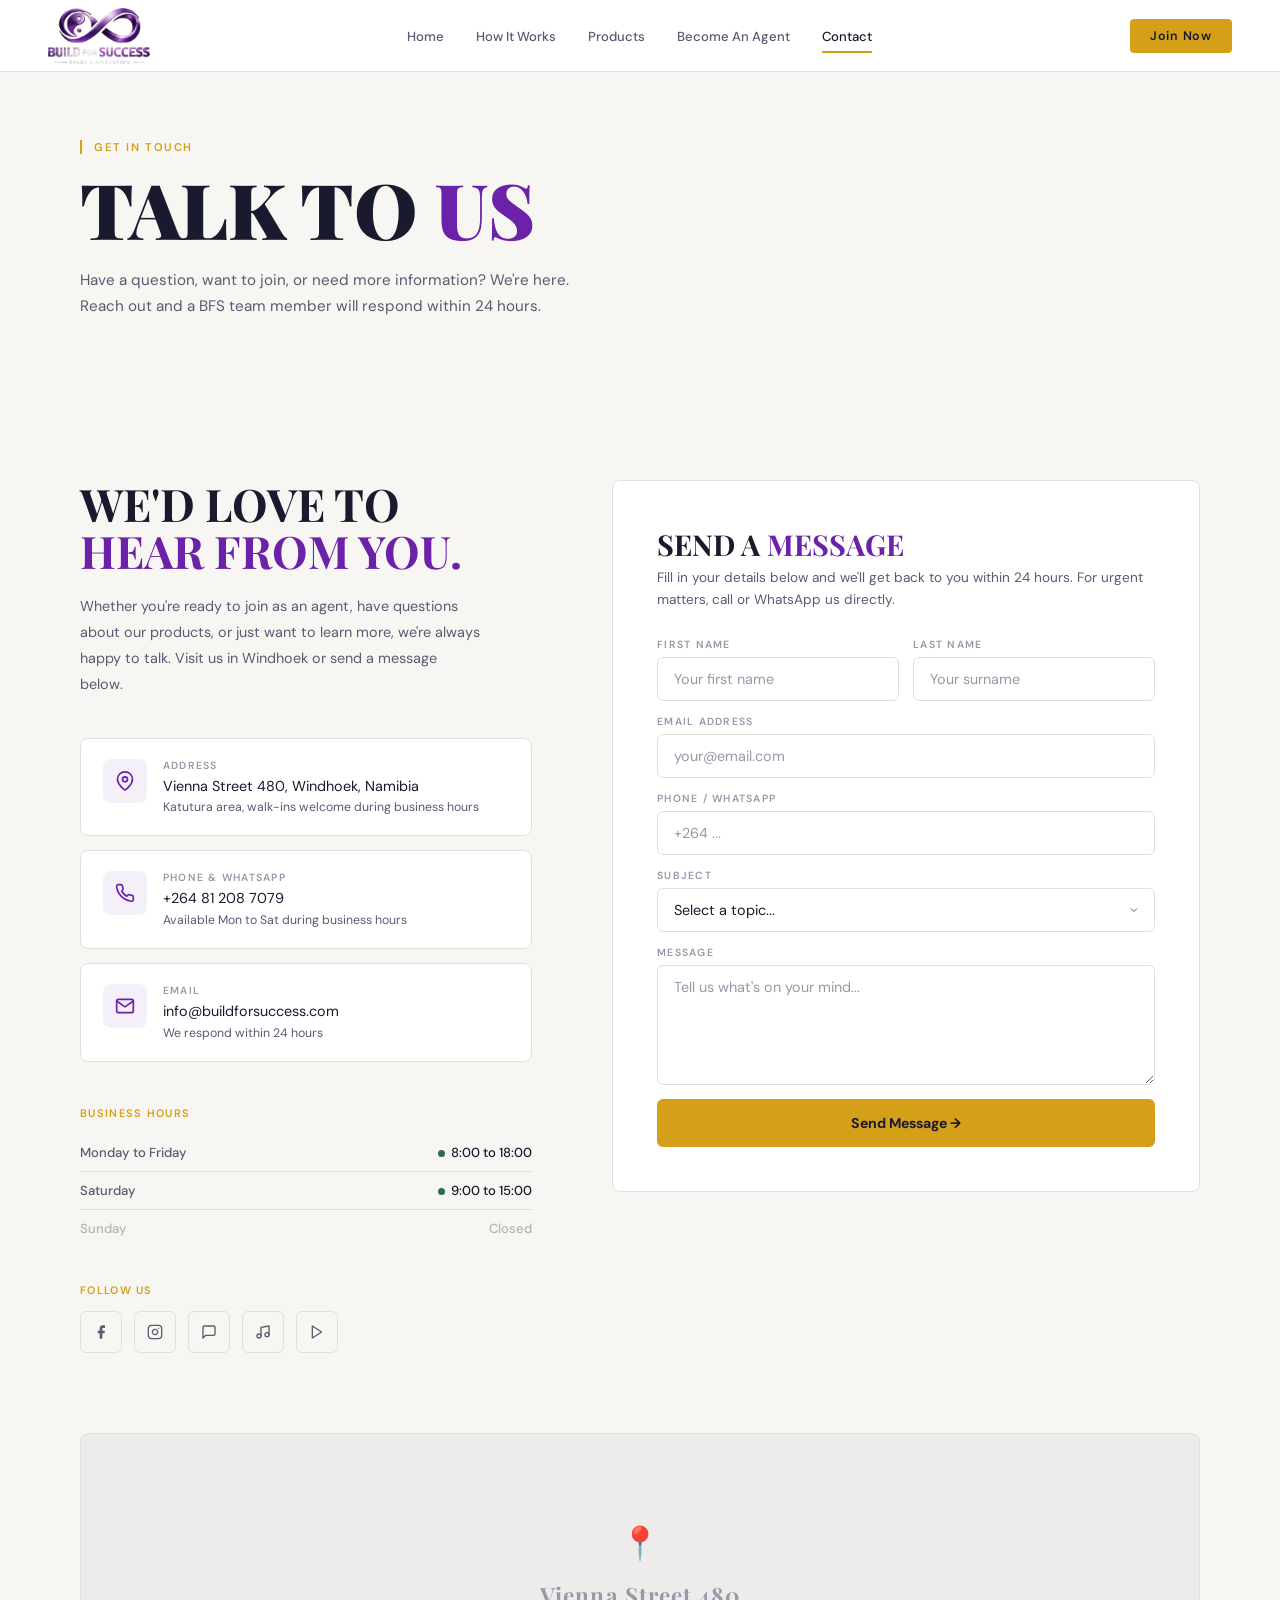
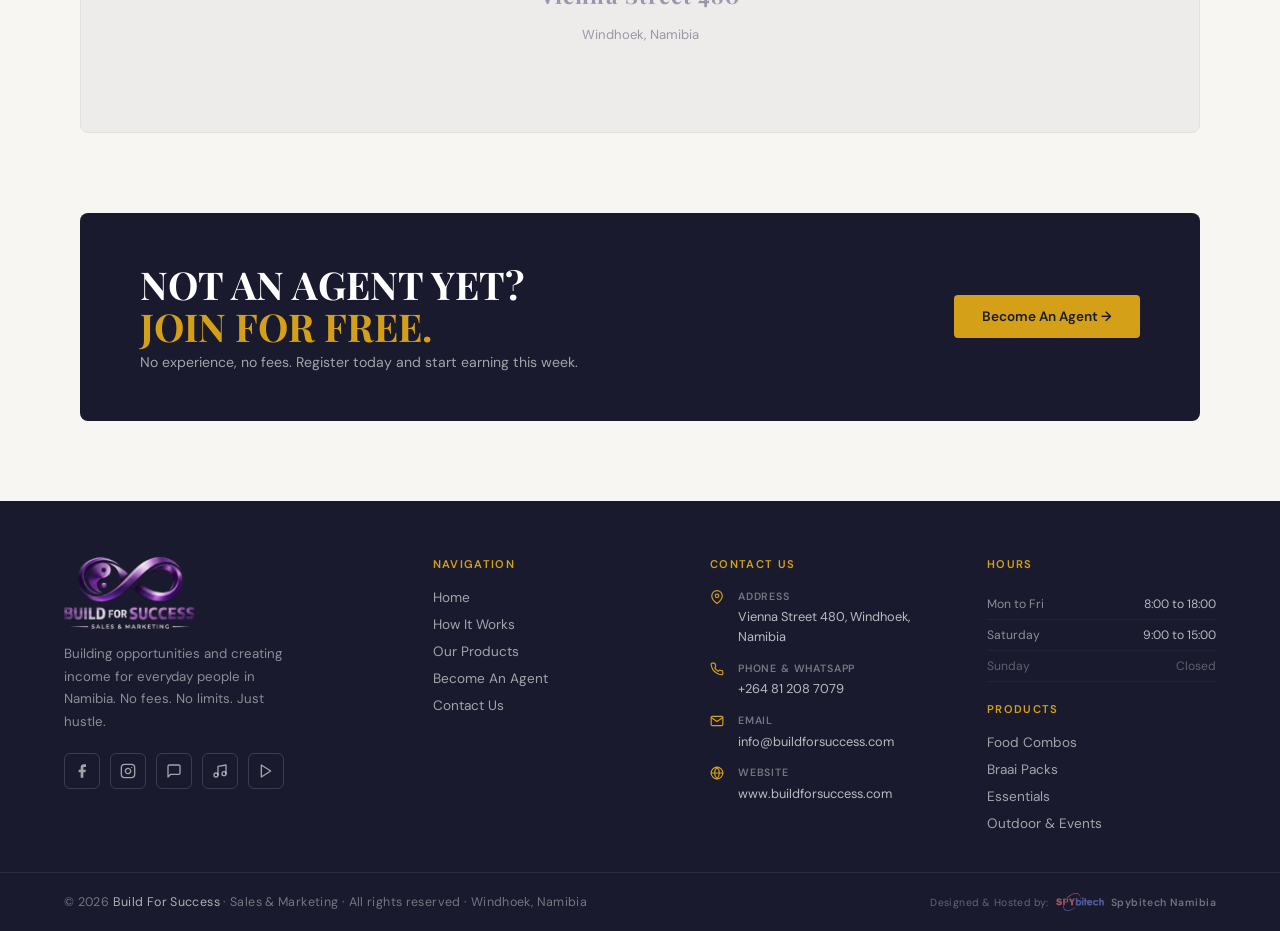
<file: contact.html>
﻿<!doctype html>
<html lang="en">
  <head>
    <meta charset="UTF-8" />
    <meta name="viewport" content="width=device-width,initial-scale=1.0" />
    <title>Contact | Build For Success</title>
    <link rel="icon" type="image/png" href="image.png" />
    <link rel="stylesheet" href="style.css" />
  </head>
  <body>
    <div class="cursor" id="cursor"></div>
    <div class="cursor-ring" id="cursorRing"></div>

    <nav>
      <a class="nav-logo" href="index.html"
        ><img src="image.png" alt="Build For Success"
      /></a>
      <ul class="nav-links">
        <li><a href="index.html">Home</a></li>
        <li><a href="how-it-works.html">How It Works</a></li>
        <li><a href="products.html">Products</a></li>
        <li><a href="become-agent.html">Become An Agent</a></li>
        <li><a href="contact.html" class="active">Contact</a></li>
      </ul>
      <div style="display: flex; align-items: center; gap: 12px">
        <a href="become-agent.html" class="nav-cta">Join Now</a>
        <button class="hamburger" id="hamburger" aria-label="Menu">
          <span></span><span></span><span></span>
        </button>
      </div>
    </nav>

    <div class="mobile-menu" id="mobileMenu">
      <div class="mobile-menu-links">
        <a href="index.html">Home</a>
        <a href="how-it-works.html">How It Works</a>
        <a href="products.html">Products</a>
        <a href="become-agent.html">Become An Agent</a>
        <a href="contact.html" class="active">Contact</a>
      </div>
      <a href="become-agent.html" class="mobile-menu-cta"
        >Join As Agent, Free</a
      >
      <div class="mobile-menu-contact">
        <div class="mobile-menu-contact-item">
          <span><svg xmlns="http://www.w3.org/2000/svg" width="14" height="14" viewBox="0 0 24 24" fill="none" stroke="currentColor" stroke-width="2" stroke-linecap="round" stroke-linejoin="round"><path d="M21 10c0 7-9 13-9 13s-9-6-9-13a9 9 0 0 1 18 0z"/><circle cx="12" cy="10" r="3"/></svg></span><span>Vienna Street 480, Windhoek</span>
        </div>
        <div class="mobile-menu-contact-item">
          <span><svg xmlns="http://www.w3.org/2000/svg" width="14" height="14" viewBox="0 0 24 24" fill="none" stroke="currentColor" stroke-width="2" stroke-linecap="round" stroke-linejoin="round"><path d="M22 16.92v3a2 2 0 0 1-2.18 2 19.79 19.79 0 0 1-8.63-3.07A19.5 19.5 0 0 1 4.99 13a19.79 19.79 0 0 1-3.07-8.67A2 2 0 0 1 3.92 2h3a2 2 0 0 1 2 1.72 12.84 12.84 0 0 0 .7 2.81 2 2 0 0 1-.45 2.11L8.09 9.91a16 16 0 0 0 6 6l1.27-1.27a2 2 0 0 1 2.11-.45 12.84 12.84 0 0 0 2.81.7A2 2 0 0 1 22 16.92z"/></svg></span><span>+264 81 208 7079</span>
        </div>
        <div class="mobile-menu-contact-item">
          <span><svg xmlns="http://www.w3.org/2000/svg" width="14" height="14" viewBox="0 0 24 24" fill="none" stroke="currentColor" stroke-width="2" stroke-linecap="round" stroke-linejoin="round"><path d="M4 4h16c1.1 0 2 .9 2 2v12c0 1.1-.9 2-2 2H4c-1.1 0-2-.9-2-2V6c0-1.1.9-2 2-2z"/><polyline points="22,6 12,13 2,6"/></svg></span><span>info@buildforsuccess.com</span>
        </div>
      </div>
      <div class="mobile-menu-socials">
        <a href="#" title="Facebook"><svg xmlns="http://www.w3.org/2000/svg" width="16" height="16" viewBox="0 0 24 24" fill="currentColor"><path d="M18 2h-3a5 5 0 0 0-5 5v3H7v4h3v8h4v-8h3l1-4h-4V7a1 1 0 0 1 1-1h3z"/></svg></a>
        <a href="#" title="Instagram"><svg xmlns="http://www.w3.org/2000/svg" width="16" height="16" viewBox="0 0 24 24" fill="none" stroke="currentColor" stroke-width="2" stroke-linecap="round" stroke-linejoin="round"><rect x="2" y="2" width="20" height="20" rx="5" ry="5"/><path d="M16 11.37A4 4 0 1 1 12.63 8 4 4 0 0 1 16 11.37z"/><line x1="17.5" y1="6.5" x2="17.51" y2="6.5"/></svg></a>
        <a href="#" title="WhatsApp"><svg xmlns="http://www.w3.org/2000/svg" width="16" height="16" viewBox="0 0 24 24" fill="none" stroke="currentColor" stroke-width="2" stroke-linecap="round" stroke-linejoin="round"><path d="M21 15a2 2 0 0 1-2 2H7l-4 4V5a2 2 0 0 1 2-2h14a2 2 0 0 1 2 2z"/></svg></a>
        <a href="#" title="TikTok"><svg xmlns="http://www.w3.org/2000/svg" width="16" height="16" viewBox="0 0 24 24" fill="none" stroke="currentColor" stroke-width="2" stroke-linecap="round" stroke-linejoin="round"><path d="M9 18V5l12-2v13"/><circle cx="6" cy="18" r="3"/><circle cx="18" cy="16" r="3"/></svg></a>
      </div>
    </div>

    <!-- PAGE HERO -->
    <div class="page-hero">
      <div class="page-hero-img-bg"></div>
      <div class="page-hero-bg"></div>
      <div class="page-hero-grid"></div>
      <span class="bg-word">CONTACT</span>
      <div class="page-eyebrow reveal">Get In Touch</div>
      <h1 class="page-title reveal">
        TALK TO <span class="neon">US</span>
      </h1>
      <p class="page-subtitle reveal">
        Have a question, want to join, or need more information? We're here.
        Reach out and a BFS team member will respond within 24 hours.
      </p>
    </div>

    <!-- CONTACT BODY -->
    <div class="contact-body">
      <!-- LEFT: INFO -->
      <div>
        <h2 class="contact-info-title reveal">
          WE'D LOVE TO<br /><span class="neon">HEAR FROM YOU.</span>
        </h2>
        <p class="contact-info-desc reveal">
          Whether you're ready to join as an agent, have questions about our
          products, or just want to learn more, we're always happy to talk.
          Visit us in Windhoek or send a message below.
        </p>

        <div class="contact-cards reveal">
          <div class="contact-card">
            <div class="cc-icon">
              <svg xmlns="http://www.w3.org/2000/svg" width="20" height="20" viewBox="0 0 24 24" fill="none" stroke="currentColor" stroke-width="2" stroke-linecap="round" stroke-linejoin="round"><path d="M21 10c0 7-9 13-9 13s-9-6-9-13a9 9 0 0 1 18 0z"/><circle cx="12" cy="10" r="3"/></svg>
            </div>
            <div>
              <div class="cc-label">Address</div>
              <div class="cc-value">Vienna Street 480, Windhoek, Namibia</div>
              <div class="cc-sub">Katutura area, walk-ins welcome during business hours</div>
            </div>
          </div>
          <div class="contact-card">
            <div class="cc-icon">
              <svg xmlns="http://www.w3.org/2000/svg" width="20" height="20" viewBox="0 0 24 24" fill="none" stroke="currentColor" stroke-width="2" stroke-linecap="round" stroke-linejoin="round"><path d="M22 16.92v3a2 2 0 0 1-2.18 2 19.79 19.79 0 0 1-8.63-3.07A19.5 19.5 0 0 1 4.99 13a19.79 19.79 0 0 1-3.07-8.67A2 2 0 0 1 3.92 2h3a2 2 0 0 1 2 1.72 12.84 12.84 0 0 0 .7 2.81 2 2 0 0 1-.45 2.11L8.09 9.91a16 16 0 0 0 6 6l1.27-1.27a2 2 0 0 1 2.11-.45 12.84 12.84 0 0 0 2.81.7A2 2 0 0 1 22 16.92z"/></svg>
            </div>
            <div>
              <div class="cc-label">Phone &amp; WhatsApp</div>
              <div class="cc-value">+264 81 208 7079</div>
              <div class="cc-sub">Available Mon to Sat during business hours</div>
            </div>
          </div>
          <div class="contact-card">
            <div class="cc-icon">
              <svg xmlns="http://www.w3.org/2000/svg" width="20" height="20" viewBox="0 0 24 24" fill="none" stroke="currentColor" stroke-width="2" stroke-linecap="round" stroke-linejoin="round"><path d="M4 4h16c1.1 0 2 .9 2 2v12c0 1.1-.9 2-2 2H4c-1.1 0-2-.9-2-2V6c0-1.1.9-2 2-2z"/><polyline points="22,6 12,13 2,6"/></svg>
            </div>
            <div>
              <div class="cc-label">Email</div>
              <div class="cc-value">info@buildforsuccess.com</div>
              <div class="cc-sub">We respond within 24 hours</div>
            </div>
          </div>
        </div>

        <!-- HOURS -->
        <div class="reveal" style="margin-bottom: 36px">
          <div class="hours-title">Business Hours</div>
          <div class="hours-grid">
            <div class="hours-row">
              <span class="hours-day">Monday to Friday</span>
              <span class="hours-time"><span class="hours-dot"></span>8:00 to 18:00</span>
            </div>
            <div class="hours-row">
              <span class="hours-day">Saturday</span>
              <span class="hours-time"><span class="hours-dot"></span>9:00 to 15:00</span>
            </div>
            <div class="hours-row">
              <span class="hours-day hours-closed">Sunday</span>
              <span class="hours-time hours-closed">Closed</span>
            </div>
          </div>
        </div>

        <!-- SOCIALS -->
        <div class="reveal">
          <div class="hours-title">Follow Us</div>
          <div class="social-row">
            <a class="social-btn" href="#" title="Facebook">
              <svg xmlns="http://www.w3.org/2000/svg" width="16" height="16" viewBox="0 0 24 24" fill="currentColor"><path d="M18 2h-3a5 5 0 0 0-5 5v3H7v4h3v8h4v-8h3l1-4h-4V7a1 1 0 0 1 1-1h3z"/></svg>
            </a>
            <a class="social-btn" href="#" title="Instagram">
              <svg xmlns="http://www.w3.org/2000/svg" width="16" height="16" viewBox="0 0 24 24" fill="none" stroke="currentColor" stroke-width="2" stroke-linecap="round" stroke-linejoin="round"><rect x="2" y="2" width="20" height="20" rx="5" ry="5"/><path d="M16 11.37A4 4 0 1 1 12.63 8 4 4 0 0 1 16 11.37z"/><line x1="17.5" y1="6.5" x2="17.51" y2="6.5"/></svg>
            </a>
            <a class="social-btn" href="#" title="WhatsApp">
              <svg xmlns="http://www.w3.org/2000/svg" width="16" height="16" viewBox="0 0 24 24" fill="none" stroke="currentColor" stroke-width="2" stroke-linecap="round" stroke-linejoin="round"><path d="M21 15a2 2 0 0 1-2 2H7l-4 4V5a2 2 0 0 1 2-2h14a2 2 0 0 1 2 2z"/></svg>
            </a>
            <a class="social-btn" href="#" title="TikTok">
              <svg xmlns="http://www.w3.org/2000/svg" width="16" height="16" viewBox="0 0 24 24" fill="none" stroke="currentColor" stroke-width="2" stroke-linecap="round" stroke-linejoin="round"><path d="M9 18V5l12-2v13"/><circle cx="6" cy="18" r="3"/><circle cx="18" cy="16" r="3"/></svg>
            </a>
            <a class="social-btn" href="#" title="YouTube">
              <svg xmlns="http://www.w3.org/2000/svg" width="16" height="16" viewBox="0 0 24 24" fill="none" stroke="currentColor" stroke-width="2" stroke-linecap="round" stroke-linejoin="round"><polygon points="5 3 19 12 5 21 5 3"/></svg>
            </a>
          </div>
        </div>
      </div>

      <!-- RIGHT: FORM -->
      <div>
        <div class="contact-form-wrap reveal" style="transition-delay: 0.1s">
          <div class="cf-title">SEND A <span class="neon">MESSAGE</span></div>
          <div class="cf-sub">
            Fill in your details below and we'll get back to you within 24
            hours. For urgent matters, call or WhatsApp us directly.
          </div>
          <div class="cf-form">
            <div class="form-row">
              <div class="form-group">
                <label class="form-label">First Name</label>
                <input class="form-input" type="text" placeholder="Your first name" />
              </div>
              <div class="form-group">
                <label class="form-label">Last Name</label>
                <input class="form-input" type="text" placeholder="Your surname" />
              </div>
            </div>
            <div class="form-group">
              <label class="form-label">Email Address</label>
              <input class="form-input" type="email" placeholder="your@email.com" />
            </div>
            <div class="form-group">
              <label class="form-label">Phone / WhatsApp</label>
              <input class="form-input" type="tel" placeholder="+264 ..." />
            </div>
            <div class="form-group">
              <label class="form-label">Subject</label>
              <select class="form-select">
                <option value="">Select a topic...</option>
                <option>I want to become an agent</option>
                <option>Product enquiry</option>
                <option>General question</option>
                <option>Partnership / Business</option>
                <option>Other</option>
              </select>
            </div>
            <div class="form-group">
              <label class="form-label">Message</label>
              <textarea
                class="form-input"
                rows="5"
                placeholder="Tell us what's on your mind..."
                style="resize: vertical; min-height: 120px; font-family: 'DM Sans', sans-serif; font-size: 0.9rem;"
              ></textarea>
            </div>
            <button class="send-btn" onclick="handleSend()">
              Send Message →
            </button>
          </div>
        </div>
      </div>
    </div>

    <!-- MAP PLACEHOLDER -->
    <div class="map-section">
      <div class="map-wrap reveal">
        <div class="map-pin">📍</div>
        <div class="map-label">Vienna Street 480</div>
        <div class="map-sub">Windhoek, Namibia</div>
      </div>
    </div>

    <!-- AGENT CTA -->
    <div class="agent-cta-strip reveal">
      <div>
        <h3>NOT AN AGENT YET?<br /><span class="neon">JOIN FOR FREE.</span></h3>
        <p>No experience, no fees. Register today and start earning this week.</p>
      </div>
      <a href="become-agent.html" class="btn-primary">Become An Agent →</a>
    </div>

    <footer>
      <div class="footer-top">
        <!-- BRAND COLUMN -->
        <div class="footer-brand">
          <div class="footer-logo">
            <img src="image.png" alt="Build For Success" />
          </div>
          <p class="footer-tagline">
            Building opportunities and creating income for everyday people in
            Namibia. No fees. No limits. Just hustle.
          </p>
          <div class="footer-socials">
            <a class="footer-social-btn" href="#" title="Facebook"><svg xmlns="http://www.w3.org/2000/svg" width="16" height="16" viewBox="0 0 24 24" fill="currentColor"><path d="M18 2h-3a5 5 0 0 0-5 5v3H7v4h3v8h4v-8h3l1-4h-4V7a1 1 0 0 1 1-1h3z"/></svg></a>
            <a class="footer-social-btn" href="#" title="Instagram"><svg xmlns="http://www.w3.org/2000/svg" width="16" height="16" viewBox="0 0 24 24" fill="none" stroke="currentColor" stroke-width="2" stroke-linecap="round" stroke-linejoin="round"><rect x="2" y="2" width="20" height="20" rx="5" ry="5"/><path d="M16 11.37A4 4 0 1 1 12.63 8 4 4 0 0 1 16 11.37z"/><line x1="17.5" y1="6.5" x2="17.51" y2="6.5"/></svg></a>
            <a class="footer-social-btn" href="#" title="WhatsApp"><svg xmlns="http://www.w3.org/2000/svg" width="16" height="16" viewBox="0 0 24 24" fill="none" stroke="currentColor" stroke-width="2" stroke-linecap="round" stroke-linejoin="round"><path d="M21 15a2 2 0 0 1-2 2H7l-4 4V5a2 2 0 0 1 2-2h14a2 2 0 0 1 2 2z"/></svg></a>
            <a class="footer-social-btn" href="#" title="TikTok"><svg xmlns="http://www.w3.org/2000/svg" width="16" height="16" viewBox="0 0 24 24" fill="none" stroke="currentColor" stroke-width="2" stroke-linecap="round" stroke-linejoin="round"><path d="M9 18V5l12-2v13"/><circle cx="6" cy="18" r="3"/><circle cx="18" cy="16" r="3"/></svg></a>
            <a class="footer-social-btn" href="#" title="YouTube"><svg xmlns="http://www.w3.org/2000/svg" width="16" height="16" viewBox="0 0 24 24" fill="none" stroke="currentColor" stroke-width="2" stroke-linecap="round" stroke-linejoin="round"><polygon points="5 3 19 12 5 21 5 3"/></svg></a>
          </div>
        </div>

        <!-- NAVIGATION COLUMN -->
        <div>
          <div class="footer-col-title">Navigation</div>
          <div class="footer-nav-links">
            <a href="index.html">Home</a>
            <a href="how-it-works.html">How It Works</a>
            <a href="products.html">Our Products</a>
            <a href="become-agent.html">Become An Agent</a>
            <a href="contact.html">Contact Us</a>
          </div>
        </div>

        <!-- CONTACT COLUMN -->
        <div>
          <div class="footer-col-title">Contact Us</div>
          <div class="footer-contact-item">
            <span class="footer-contact-icon"><svg xmlns="http://www.w3.org/2000/svg" width="14" height="14" viewBox="0 0 24 24" fill="none" stroke="currentColor" stroke-width="2" stroke-linecap="round" stroke-linejoin="round"><path d="M21 10c0 7-9 13-9 13s-9-6-9-13a9 9 0 0 1 18 0z"/><circle cx="12" cy="10" r="3"/></svg></span>
            <div class="footer-contact-text">
              <strong>Address</strong>Vienna Street 480, Windhoek, Namibia
            </div>
          </div>
          <div class="footer-contact-item">
            <span class="footer-contact-icon"><svg xmlns="http://www.w3.org/2000/svg" width="14" height="14" viewBox="0 0 24 24" fill="none" stroke="currentColor" stroke-width="2" stroke-linecap="round" stroke-linejoin="round"><path d="M22 16.92v3a2 2 0 0 1-2.18 2 19.79 19.79 0 0 1-8.63-3.07A19.5 19.5 0 0 1 4.99 13a19.79 19.79 0 0 1-3.07-8.67A2 2 0 0 1 3.92 2h3a2 2 0 0 1 2 1.72 12.84 12.84 0 0 0 .7 2.81 2 2 0 0 1-.45 2.11L8.09 9.91a16 16 0 0 0 6 6l1.27-1.27a2 2 0 0 1 2.11-.45 12.84 12.84 0 0 0 2.81.7A2 2 0 0 1 22 16.92z"/></svg></span>
            <div class="footer-contact-text">
              <strong>Phone &amp; WhatsApp</strong>+264 81 208 7079
            </div>
          </div>
          <div class="footer-contact-item">
            <span class="footer-contact-icon"><svg xmlns="http://www.w3.org/2000/svg" width="14" height="14" viewBox="0 0 24 24" fill="none" stroke="currentColor" stroke-width="2" stroke-linecap="round" stroke-linejoin="round"><path d="M4 4h16c1.1 0 2 .9 2 2v12c0 1.1-.9 2-2 2H4c-1.1 0-2-.9-2-2V6c0-1.1.9-2 2-2z"/><polyline points="22,6 12,13 2,6"/></svg></span>
            <div class="footer-contact-text">
              <strong>Email</strong>info@buildforsuccess.com
            </div>
          </div>
          <div class="footer-contact-item">
            <span class="footer-contact-icon"><svg xmlns="http://www.w3.org/2000/svg" width="14" height="14" viewBox="0 0 24 24" fill="none" stroke="currentColor" stroke-width="2" stroke-linecap="round" stroke-linejoin="round"><circle cx="12" cy="12" r="10"/><line x1="2" y1="12" x2="22" y2="12"/><path d="M12 2a15.3 15.3 0 0 1 4 10 15.3 15.3 0 0 1-4 10 15.3 15.3 0 0 1-4-10 15.3 15.3 0 0 1 4-10z"/></svg></span>
            <div class="footer-contact-text">
              <strong>Website</strong>www.buildforsuccess.com
            </div>
          </div>
        </div>

        <!-- HOURS COLUMN -->
        <div class="footer-col-section footer-col-hours">
          <div class="footer-col-title">Hours</div>
          <div class="footer-hours-row">
            <span class="footer-hours-day">Mon to Fri</span
            ><span class="footer-hours-time">8:00 to 18:00</span>
          </div>
          <div class="footer-hours-row">
            <span class="footer-hours-day">Saturday</span
            ><span class="footer-hours-time">9:00 to 15:00</span>
          </div>
          <div class="footer-hours-row">
            <span class="footer-hours-day footer-hours-closed">Sunday</span
            ><span class="footer-hours-time footer-hours-closed">Closed</span>
          </div>
          <div style="margin-top: 20px">
            <div class="footer-col-title">Products</div>
            <div class="footer-nav-links">
              <a href="products.html">Food Combos</a>
              <a href="products.html">Braai Packs</a>
              <a href="products.html">Essentials</a>
              <a href="products.html">Outdoor &amp; Events</a>
            </div>
          </div>
        </div>
      </div>

      <!-- BOTTOM BAR -->
      <div class="footer-bottom">
        <div class="footer-copy">
          © 2026 <span>Build For Success</span> · Sales &amp; Marketing · All
          rights reserved · Windhoek, Namibia
        </div>
        <a class="spybitech-badge" href="#" title="Spybitech Namibia">
          <span>Designed &amp; Hosted by:</span>
          <img
            src="spybitechlogo.webp"
            alt="Spybitech Namibia Logo"
            loading="lazy"
          />
          <strong>Spybitech Namibia</strong>
        </a>
      </div>
    </footer>

    <div class="ticker-wrap">
      <div class="ticker-track">
        <span class="ticker-item">WINDHOEK</span><span class="ticker-sep">•</span
        ><span class="ticker-item">NAMIBIA</span><span class="ticker-sep">•</span
        ><span class="ticker-item">BUILD FOR SUCCESS</span><span class="ticker-sep">•</span
        ><span class="ticker-item">GET IN TOUCH</span><span class="ticker-sep">•</span
        ><span class="ticker-item">WINDHOEK</span><span class="ticker-sep">•</span
        ><span class="ticker-item">NAMIBIA</span><span class="ticker-sep">•</span
        ><span class="ticker-item">BUILD FOR SUCCESS</span><span class="ticker-sep">•</span
        ><span class="ticker-item">GET IN TOUCH</span><span class="ticker-sep">•</span>
      </div>
    </div>

    <script src="main.js"></script>
  </body>
</html>
</file>
<file: style.css>
/* ============================================================
   BUILD FOR SUCCESS – style.css (v2 – Clean Authority)
   ============================================================ */

@import url("https://fonts.googleapis.com/css2?family=Playfair+Display:ital,wght@0,700;0,900;1,700&family=DM+Sans:wght@400;500;600&display=swap");

/* ── RESET & VARIABLES ── */
*,
*::before,
*::after {
  box-sizing: border-box;
  margin: 0;
  padding: 0;
}

:root {
  --brand-purple: #6B21A8;
  --brand-gold: #D4A017;
  --brand-dark: #1A1A2E;
  --surface: #F7F6F2;
  --surface-2: #EEECEA;
  --surface-card: #FFFFFF;
  --text-primary: #1A1A2E;
  --text-secondary: #5A5A72;
  --text-muted: #9898A8;
  --border: #E2E0DC;
  --border-strong: #C8C5BE;
  --accent: #D4A017;
  --accent-hover: #B8880D;
  --success: #2D6A4F;
}

html {
  scroll-behavior: smooth;
}

body {
  background: var(--surface);
  color: var(--text-primary);
  font-family: "DM Sans", sans-serif;
  overflow-x: hidden;
  cursor: auto;
}

::-webkit-scrollbar {
  width: 4px;
}
::-webkit-scrollbar-track {
  background: var(--surface-2);
}
::-webkit-scrollbar-thumb {
  background: var(--border-strong);
  border-radius: 2px;
}

/* ── HIDE REMOVED ELEMENTS ── */
.cursor,
.cursor-ring {
  display: none !important;
}

.ticker-wrap {
  display: none !important;
}

.hero-bg-word,
.why-bg-word,
.bg-word,
.timeline-bg-word {
  display: none;
}

.hero-grid,
.page-hero-bg,
.page-hero-grid,
.agent-split-bg {
  display: none;
}

/* Hero dark gradient overlay — sits above the photo, below text */
.hero-bg {
  position: absolute;
  inset: 0;
  z-index: 1;
  background:
    linear-gradient(
      to right,
      rgba(26, 26, 46, 0.85) 0%,
      rgba(26, 26, 46, 0.58) 50%,
      rgba(26, 26, 46, 0.38) 100%
    ),
    linear-gradient(
      to top,
      rgba(26, 26, 46, 0.65) 0%,
      transparent 50%
    );
  pointer-events: none;
}

/* ── NAV ── */
nav {
  position: fixed;
  top: 0;
  left: 0;
  width: 100%;
  z-index: 200;
  padding: 0 48px;
  height: 72px;
  display: flex;
  align-items: center;
  justify-content: space-between;
  background: #ffffff;
  border-bottom: 1px solid var(--border);
  transition: box-shadow 0.3s;
}

nav.scrolled {
  box-shadow: 0 2px 16px rgba(0, 0, 0, 0.07);
  border-bottom-color: transparent;
}

.nav-logo {
  display: flex;
  align-items: center;
  text-decoration: none;
}

.nav-logo img {
  height: 56px;
  width: auto;
}

.nav-links {
  display: flex;
  gap: 0;
  list-style: none;
}

.nav-links a {
  color: var(--text-secondary);
  text-decoration: none;
  font-family: "DM Sans", sans-serif;
  font-weight: 500;
  font-size: 0.82rem;
  padding: 8px 16px;
  transition: color 0.2s;
  position: relative;
}

.nav-links a:hover {
  color: var(--brand-dark);
}

.nav-links a.active {
  color: var(--brand-dark);
}

.nav-links a.active::after {
  content: "";
  position: absolute;
  bottom: 0;
  left: 16px;
  right: 16px;
  height: 2px;
  background: var(--brand-gold);
}

.nav-cta {
  background: var(--brand-gold);
  color: var(--brand-dark);
  border: none;
  padding: 9px 20px;
  border-radius: 4px;
  font-family: "DM Sans", sans-serif;
  font-weight: 600;
  font-size: 0.78rem;
  letter-spacing: 0.06em;
  cursor: pointer;
  transition: background 0.2s;
  text-decoration: none;
  display: inline-flex;
  align-items: center;
}

.nav-cta:hover {
  background: var(--accent-hover);
}

/* ── INFO STRIPE (replaces ticker) ── */
.strip {
  background: var(--brand-gold);
  height: 44px;
  display: flex;
  align-items: center;
  justify-content: center;
  overflow: hidden;
}

.strip p {
  font-family: "Playfair Display", serif;
  font-style: italic;
  font-weight: 700;
  font-size: 1rem;
  color: var(--brand-dark);
  letter-spacing: 0.05em;
  white-space: nowrap;
}

.strip span {
  color: var(--brand-dark);
}

/* ── BUTTONS ── */
.btn-primary {
  background: var(--brand-gold);
  color: var(--brand-dark);
  border: none;
  padding: 13px 28px;
  font-family: "DM Sans", sans-serif;
  font-weight: 600;
  font-size: 0.85rem;
  cursor: pointer;
  border-radius: 4px;
  transition: background 0.2s;
  text-decoration: none;
  display: inline-block;
}

.btn-primary:hover {
  background: var(--accent-hover);
}

.btn-ghost {
  background: transparent;
  color: var(--text-primary);
  border: 1.5px solid var(--border-strong);
  padding: 13px 28px;
  font-family: "DM Sans", sans-serif;
  font-weight: 600;
  font-size: 0.85rem;
  cursor: pointer;
  border-radius: 4px;
  transition: border-color 0.2s, background 0.2s;
  text-decoration: none;
  display: inline-block;
}

.btn-ghost:hover {
  border-color: var(--brand-dark);
  background: var(--surface-2);
}

/* Ghost button inverted on dark hero */
#hero .btn-ghost {
  border-color: rgba(255, 255, 255, 0.45);
  color: #ffffff;
}

#hero .btn-ghost:hover {
  border-color: rgba(255, 255, 255, 0.9);
  background: rgba(255, 255, 255, 0.08);
}

/* ── SECTION UTILS ── */
.section-label {
  font-family: "DM Sans", sans-serif;
  font-weight: 600;
  font-size: 0.7rem;
  letter-spacing: 0.14em;
  color: var(--brand-gold);
  text-transform: uppercase;
  margin-bottom: 10px;
  display: block;
}

.section-title {
  font-family: "Playfair Display", serif;
  font-size: clamp(1.8rem, 3.5vw, 2.4rem);
  font-weight: 700;
  line-height: 1.1;
  color: var(--brand-dark);
  margin-bottom: 40px;
}

.section-title .neon {
  color: var(--brand-purple);
}

/* ── PAGE HERO (inner pages) ── */
.page-hero {
  padding: 140px 80px 80px;
  position: relative;
  background: var(--surface);
  overflow: visible;
}

.page-eyebrow {
  font-family: "DM Sans", sans-serif;
  font-weight: 600;
  font-size: 0.7rem;
  letter-spacing: 0.14em;
  color: var(--brand-gold);
  text-transform: uppercase;
  margin-bottom: 16px;
  display: flex;
  align-items: center;
  gap: 10px;
  padding-left: 12px;
  border-left: 2px solid var(--brand-gold);
}

.page-title {
  font-family: "Playfair Display", serif;
  font-weight: 900;
  font-size: clamp(3rem, 6vw, 5.5rem);
  line-height: 1;
  color: var(--brand-dark);
  margin-bottom: 20px;
}

.page-title .neon {
  color: var(--brand-purple);
}

.page-subtitle {
  font-size: 0.95rem;
  color: var(--text-secondary);
  line-height: 1.75;
  max-width: 520px;
  margin-top: 0;
}

/* ── REVEAL ANIMATION ── */
.reveal {
  opacity: 0;
  transform: translateY(18px);
  transition:
    opacity 0.55s cubic-bezier(0.22, 1, 0.36, 1),
    transform 0.55s cubic-bezier(0.22, 1, 0.36, 1);
}

.reveal.visible {
  opacity: 1;
  transform: translateY(0);
}

/* ── FORM ELEMENTS ── */
.form-group {
  display: flex;
  flex-direction: column;
  gap: 6px;
}

.form-row {
  display: grid;
  grid-template-columns: 1fr 1fr;
  gap: 14px;
}

.form-label {
  font-family: "DM Sans", sans-serif;
  font-weight: 600;
  font-size: 0.65rem;
  letter-spacing: 0.12em;
  text-transform: uppercase;
  color: var(--text-muted);
}

.form-input,
.form-textarea,
.form-select {
  background: #ffffff;
  border: 1.5px solid var(--border);
  border-radius: 6px;
  padding: 12px 16px;
  color: var(--text-primary);
  font-family: "DM Sans", sans-serif;
  font-size: 0.9rem;
  outline: none;
  transition: border-color 0.2s, box-shadow 0.2s;
  width: 100%;
}

.form-input:focus,
.form-textarea:focus,
.form-select:focus {
  border-color: var(--brand-purple);
  box-shadow: 0 0 0 3px rgba(107, 33, 168, 0.08);
}

.form-input::placeholder,
.form-textarea::placeholder {
  color: var(--text-muted);
}

.form-textarea {
  height: 130px;
  resize: vertical;
}

.form-select {
  appearance: none;
  cursor: pointer;
  background-image: url("data:image/svg+xml,%3Csvg xmlns='http://www.w3.org/2000/svg' width='12' height='12' viewBox='0 0 24 24' fill='none' stroke='%235A5A72' stroke-width='2'%3E%3Cpolyline points='6 9 12 15 18 9'/%3E%3C/svg%3E");
  background-repeat: no-repeat;
  background-position: right 14px center;
  padding-right: 36px;
}

.form-select option {
  background: #ffffff;
  color: var(--text-primary);
}

/* ── CTA BAND ── */
.cta-band {
  margin: 0 80px 100px;
  padding: 60px 64px;
  background: var(--brand-dark);
  border-radius: 8px;
  display: flex;
  align-items: center;
  justify-content: space-between;
  gap: 32px;
  flex-wrap: wrap;
}

.cta-band h3 {
  font-family: "Playfair Display", serif;
  font-weight: 700;
  font-size: clamp(1.8rem, 3.5vw, 2.6rem);
  line-height: 1.1;
  color: #ffffff;
  max-width: 500px;
}

.cta-band h3 .neon {
  color: var(--brand-gold);
}

/* ============================================================
   HOME PAGE
   ============================================================ */
#hero {
  min-height: 90vh;
  display: grid;
  grid-template-columns: 60fr 40fr;
  align-items: center;
  padding: 140px 80px 80px;
  background: var(--brand-dark);
  gap: 60px;
  position: relative;
  overflow: hidden;
}

/* Full-bleed background slideshow */
.hero-img-bg {
  position: absolute;
  inset: 0;
  z-index: 0;
  overflow: hidden;
}

.hero-slide {
  position: absolute;
  inset: 0;
  opacity: 0;
  transition: opacity 1.4s ease;
}

.hero-slide.active {
  opacity: 1;
}

.hero-slide img {
  width: 100%;
  height: 100%;
  object-fit: cover;
  object-position: center 30%;
  display: block;
}

.hero-eyebrow {
  font-family: "DM Sans", sans-serif;
  font-weight: 600;
  font-size: 0.7rem;
  letter-spacing: 0.14em;
  color: var(--brand-gold);
  text-transform: uppercase;
  margin-bottom: 20px;
  display: flex;
  align-items: center;
  padding-left: 10px;
  border-left: 2px solid var(--brand-gold);
}

.hero-h1 {
  font-family: "Playfair Display", serif;
  font-weight: 900;
  font-size: clamp(2.8rem, 6vw, 4.5rem);
  line-height: 1.05;
  color: #ffffff;
  margin-bottom: 24px;
}

.hero-h1 .neon {
  color: var(--brand-gold);
}

.hero-sub {
  font-size: 1.05rem;
  color: rgba(255, 255, 255, 0.82);
  line-height: 1.75;
  margin-bottom: 38px;
  max-width: 440px;
}

.hero-sub strong {
  color: #ffffff;
}

.btn-group {
  display: flex;
  gap: 14px;
  flex-wrap: wrap;
}

/* ── HERO FEATURE CARDS ── */
.cards-stack {
  display: flex;
  flex-direction: column;
  gap: 14px;
  width: 100%;
  max-width: 360px;
  margin: auto;
}

.float-card {
  background: rgba(255, 255, 255, 0.96);
  border: 1px solid rgba(255, 255, 255, 0.2);
  border-radius: 10px;
  padding: 24px 28px;
  box-shadow: 0 4px 24px rgba(0, 0, 0, 0.18);
  position: relative;
  animation: none;
  transform: none;
  transition: transform 0.25s, box-shadow 0.25s;
  backdrop-filter: blur(8px);
}

.float-card:nth-child(1) {
  border-left: 3px solid var(--brand-gold);
}

.float-card:nth-child(2) {
  margin-left: 24px;
}

.float-card:hover {
  transform: translateY(-3px);
  box-shadow: 0 12px 32px rgba(0, 0, 0, 0.22);
}

.fc-icon {
  width: 44px;
  height: 44px;
  background: var(--surface-2);
  border-radius: 50%;
  display: flex;
  align-items: center;
  justify-content: center;
  margin-bottom: 12px;
  color: var(--brand-purple);
}

.fc-icon svg {
  color: var(--brand-purple);
  display: block;
}

.fc-title {
  font-family: "DM Sans", sans-serif;
  font-weight: 600;
  font-size: 0.95rem;
  color: var(--brand-dark);
  margin-bottom: 4px;
}

.fc-sub {
  font-size: 0.83rem;
  color: var(--text-secondary);
  line-height: 1.5;
}

/* ── STATS BAR ── */
.counters-bar {
  display: grid;
  grid-template-columns: repeat(3, 1fr);
  background: var(--brand-dark);
}

.counter-item {
  text-align: center;
  padding: 32px 20px;
  background: var(--brand-dark);
  border-right: 1px solid rgba(255, 255, 255, 0.06);
}

.counter-item:last-child {
  border-right: none;
}

.counter-num {
  font-family: "Playfair Display", serif;
  font-weight: 700;
  font-size: 3rem;
  color: #ffffff;
  display: block;
}

.counter-label {
  font-family: "DM Sans", sans-serif;
  font-weight: 400;
  font-size: 0.75rem;
  color: rgba(255, 255, 255, 0.55);
  margin-top: 4px;
  display: block;
  letter-spacing: 0.04em;
}

/* ── PREVIEW SECTIONS ── */
.preview-section {
  padding: 96px 80px;
  position: relative;
}

.preview-section:nth-child(even) {
  background: var(--surface-2);
}

.preview-section:nth-child(odd) {
  background: var(--surface);
}

.preview-header {
  display: flex;
  align-items: flex-end;
  justify-content: space-between;
  margin-bottom: 44px;
  flex-wrap: wrap;
  gap: 16px;
}

.preview-link {
  font-family: "DM Sans", sans-serif;
  font-weight: 600;
  font-size: 0.78rem;
  letter-spacing: 0.08em;
  text-transform: uppercase;
  color: var(--brand-purple);
  text-decoration: none;
  display: flex;
  align-items: center;
  gap: 8px;
  transition: gap 0.2s;
}

.preview-link:hover {
  gap: 14px;
}

.preview-link::after {
  content: "→";
  font-size: 1rem;
}

/* ── STEPS PREVIEW ── */
.steps-preview {
  display: grid;
  grid-template-columns: repeat(3, 1fr);
  gap: 16px;
}

.step-prev {
  padding: 32px 28px;
  background: var(--surface-card);
  border: 1px solid var(--border);
  border-radius: 8px;
  position: relative;
  transition: transform 0.25s, box-shadow 0.25s;
}

.step-prev:hover {
  transform: translateY(-3px);
  box-shadow: 0 8px 24px rgba(0, 0, 0, 0.08);
}

.step-prev-num {
  font-family: "Playfair Display", serif;
  font-weight: 900;
  font-size: 2rem;
  color: var(--brand-gold);
  opacity: 0.4;
  margin-bottom: 16px;
}

.step-prev-title {
  font-family: "DM Sans", sans-serif;
  font-weight: 600;
  font-size: 1rem;
  color: var(--brand-dark);
  margin-bottom: 8px;
}

.step-prev-desc {
  font-size: 0.85rem;
  color: var(--text-secondary);
  line-height: 1.65;
}

/* ── PRODUCT SCROLL (home preview) ── */
.prod-scroll-wrap {
  overflow: hidden;
  position: relative;
}

.prod-scroll-wrap::after {
  content: "";
  position: absolute;
  right: 0;
  top: 0;
  bottom: 0;
  width: 80px;
  background: linear-gradient(to right, transparent, var(--surface));
  pointer-events: none;
  z-index: 2;
}

.prod-scroll {
  display: flex;
  gap: 18px;
  overflow-x: auto;
  padding-bottom: 8px;
  scrollbar-width: none;
}

.prod-scroll::-webkit-scrollbar {
  display: none;
}

.prod-card-prev {
  flex: 0 0 240px;
  height: 300px;
  border-radius: 8px;
  overflow: hidden;
  position: relative;
  border: 1px solid var(--border);
  transition: transform 0.3s, box-shadow 0.3s;
  cursor: default;
}

.prod-card-prev:hover {
  transform: scale(1.02);
  box-shadow: 0 8px 24px rgba(0, 0, 0, 0.1);
}

.prod-card-bg {
  width: 100%;
  height: 100%;
  display: flex;
  align-items: center;
  justify-content: center;
  background: var(--surface-2);
  position: relative;
  overflow: hidden;
}

.prod-card-bg img {
  width: 100%;
  height: 100%;
  object-fit: cover;
  display: block;
  opacity: 0.92;
  transition: transform 0.4s, opacity 0.3s;
}

.prod-card-prev:hover .prod-card-bg img {
  transform: scale(1.05);
  opacity: 1;
}

.prod-overlay {
  position: absolute;
  inset: 0;
  background: linear-gradient(
    to top,
    rgba(26, 26, 46, 0.88) 0%,
    transparent 55%
  );
  display: flex;
  flex-direction: column;
  justify-content: flex-end;
  padding: 20px;
}

.prod-cat {
  font-family: "DM Sans", sans-serif;
  font-weight: 600;
  font-size: 0.6rem;
  letter-spacing: 0.18em;
  color: var(--brand-gold);
  text-transform: uppercase;
  margin-bottom: 4px;
}

.prod-name {
  font-family: "Playfair Display", serif;
  font-weight: 700;
  font-size: 1.3rem;
  color: #ffffff;
  line-height: 1.1;
}

/* ── AGENT PREVIEW ── */
.agent-preview {
  display: grid;
  grid-template-columns: 1fr 1fr;
  gap: 60px;
  align-items: center;
}

.agent-prev-left h2 {
  font-family: "Playfair Display", serif;
  font-weight: 700;
  font-size: clamp(2rem, 4vw, 3rem);
  line-height: 1.05;
  color: var(--brand-dark);
  margin-bottom: 16px;
}

.agent-prev-left h2 .neon {
  color: var(--brand-purple);
}

.agent-prev-left p {
  font-size: 0.9rem;
  color: var(--text-secondary);
  line-height: 1.75;
  margin-bottom: 28px;
  max-width: 380px;
}

.benefit-mini {
  display: flex;
  flex-direction: column;
  gap: 10px;
}

.bm-item {
  display: flex;
  align-items: center;
  gap: 14px;
  padding: 14px 18px;
  background: var(--surface-card);
  border: 1px solid var(--border);
  border-radius: 6px;
  transition: border-color 0.2s, transform 0.2s;
}

.bm-item:hover {
  border-color: var(--border-strong);
  transform: translateX(3px);
}

.bm-icon {
  width: 36px;
  height: 36px;
  min-width: 36px;
  background: rgba(107, 33, 168, 0.07);
  border-radius: 8px;
  display: flex;
  align-items: center;
  justify-content: center;
  color: var(--brand-purple);
}

.bm-icon svg {
  color: var(--brand-purple);
  display: block;
}

.bm-text {
  font-family: "DM Sans", sans-serif;
  font-weight: 600;
  font-size: 0.85rem;
  color: var(--brand-dark);
}

/* ── WHY PREVIEW ── */
.why-preview {
  text-align: center;
  padding: 96px 80px;
  background: var(--surface-2);
  position: relative;
}

.why-inner {
  position: relative;
  z-index: 1;
  max-width: 700px;
  margin: 0 auto;
}

.why-line {
  font-family: "Playfair Display", serif;
  font-weight: 700;
  font-size: clamp(1.8rem, 3.5vw, 2.6rem);
  line-height: 1.2;
  color: var(--brand-dark);
  margin: 10px 0;
  opacity: 0;
  transform: translateY(18px);
  transition:
    opacity 0.55s cubic-bezier(0.22, 1, 0.36, 1),
    transform 0.55s cubic-bezier(0.22, 1, 0.36, 1);
}

.why-line.visible {
  opacity: 1;
  transform: translateY(0);
}

.why-line .hl {
  color: var(--brand-purple);
}

.why-divider {
  width: 40px;
  height: 2px;
  background: var(--brand-gold);
  margin: 28px auto;
}

/* ============================================================
   HOW IT WORKS PAGE
   ============================================================ */
.timeline-section {
  padding: 80px 80px 120px;
  background: var(--surface-2);
  position: relative;
}

.timeline {
  display: flex;
  flex-direction: column;
  gap: 0;
  max-width: 900px;
  margin: 0 auto;
  position: relative;
  z-index: 1;
}

.timeline::before {
  content: "";
  position: absolute;
  left: 50%;
  top: 0;
  bottom: 0;
  width: 1px;
  background: var(--border-strong);
  transform: translateX(-50%);
}

.tl-item {
  display: grid;
  grid-template-columns: 1fr 100px 1fr;
  align-items: center;
  min-height: 160px;
  gap: 0;
}

.tl-content {
  padding: 28px 36px;
}

.tl-item:nth-child(odd) .tl-content {
  text-align: right;
  order: 1;
}

.tl-item:nth-child(odd) .tl-center {
  order: 2;
}

.tl-item:nth-child(odd) .tl-empty {
  order: 3;
}

.tl-item:nth-child(even) .tl-empty {
  order: 1;
}

.tl-item:nth-child(even) .tl-center {
  order: 2;
}

.tl-item:nth-child(even) .tl-content {
  order: 3;
  text-align: left;
}

.tl-center {
  display: flex;
  flex-direction: column;
  align-items: center;
  gap: 0;
  position: relative;
}

.tl-dot {
  width: 12px;
  height: 12px;
  background: var(--brand-gold);
  border: 2px solid var(--surface-2);
  outline: 2px solid var(--border-strong);
  border-radius: 50%;
  flex-shrink: 0;
  transition: transform 0.3s, background 0.2s;
}

.tl-item:hover .tl-dot {
  transform: scale(1.5);
  background: var(--brand-purple);
  outline-color: var(--brand-purple);
}

.tl-num {
  font-family: "Playfair Display", serif;
  font-weight: 900;
  font-size: 3rem;
  line-height: 1;
  color: var(--brand-gold);
  opacity: 0.35;
  position: absolute;
  top: -28px;
}

.tl-title {
  font-family: "DM Sans", sans-serif;
  font-weight: 600;
  font-size: 1.05rem;
  color: var(--brand-dark);
  margin-bottom: 10px;
}

.tl-desc {
  font-size: 0.88rem;
  color: var(--text-secondary);
  line-height: 1.7;
}

.tl-tag {
  display: inline-block;
  background: rgba(212, 160, 23, 0.12);
  border-radius: 3px;
  padding: 3px 10px;
  font-family: "DM Sans", sans-serif;
  font-weight: 600;
  font-size: 0.62rem;
  letter-spacing: 0.1em;
  text-transform: uppercase;
  color: var(--brand-gold);
  margin-top: 10px;
}

/* ── FAQ ── */
.faq-section {
  padding: 80px 80px 100px;
  max-width: 880px;
  margin: 0 auto;
  background: var(--surface);
}

.faq-item {
  border-bottom: 1px solid var(--border);
  overflow: hidden;
}

.faq-q {
  padding: 20px 0;
  display: flex;
  align-items: center;
  justify-content: space-between;
  cursor: pointer;
  font-family: "DM Sans", sans-serif;
  font-weight: 600;
  font-size: 1rem;
  color: var(--brand-dark);
  transition: color 0.2s;
  gap: 20px;
}

.faq-q:hover {
  color: var(--brand-purple);
}

.faq-item.open .faq-q {
  color: var(--brand-purple);
}

.faq-icon {
  font-family: "Playfair Display", serif;
  font-weight: 700;
  font-size: 1.4rem;
  color: var(--brand-gold);
  min-width: 20px;
  text-align: center;
  transition: transform 0.3s;
  line-height: 1;
  border: none;
  background: none;
  width: auto;
  height: auto;
  border-radius: 0;
}

.faq-item.open .faq-icon {
  transform: rotate(45deg);
}

.faq-a {
  max-height: 0;
  overflow: hidden;
  transition: max-height 0.4s ease, padding 0.3s;
  font-size: 0.88rem;
  color: var(--text-secondary);
  line-height: 1.8;
}

.faq-item.open .faq-a {
  max-height: 300px;
  padding-bottom: 20px;
}

/* ============================================================
   PRODUCTS PAGE
   ============================================================ */
.filter-bar {
  padding: 0 80px 48px;
  display: flex;
  gap: 10px;
  flex-wrap: wrap;
  background: var(--surface);
}

.filter-btn {
  background: transparent;
  border: 1px solid var(--border);
  color: var(--text-secondary);
  padding: 9px 20px;
  border-radius: 4px;
  font-family: "DM Sans", sans-serif;
  font-weight: 500;
  font-size: 0.78rem;
  letter-spacing: 0.04em;
  text-transform: uppercase;
  cursor: pointer;
  transition: background 0.2s, border-color 0.2s, color 0.2s;
}

.filter-btn:hover {
  border-color: var(--border-strong);
  color: var(--brand-dark);
}

.filter-btn.active {
  background: var(--brand-dark);
  color: #ffffff;
  border-color: var(--brand-dark);
}

.cat-section {
  padding: 0 80px 80px;
  background: var(--surface);
}

.cat-section:nth-of-type(even) {
  background: var(--surface-2);
}

.cat-header {
  display: flex;
  align-items: center;
  gap: 20px;
  margin-bottom: 32px;
  padding-bottom: 20px;
  border-bottom: 1px solid var(--border);
}

.cat-num {
  font-family: "Playfair Display", serif;
  font-weight: 900;
  font-size: 3rem;
  line-height: 1;
  color: var(--brand-gold);
  opacity: 0.35;
}

.cat-name {
  font-family: "Playfair Display", serif;
  font-weight: 700;
  font-size: 2rem;
  line-height: 1;
  color: var(--brand-dark);
}

.cat-name .neon {
  color: var(--brand-purple);
}

.cat-desc-short {
  font-size: 0.85rem;
  color: var(--text-secondary);
  margin-top: 4px;
}

.product-grid {
  display: grid;
  grid-template-columns: repeat(4, 1fr);
  gap: 16px;
}

.prod-card {
  border-radius: 8px;
  overflow: hidden;
  border: 1px solid var(--border);
  transition: transform 0.25s, box-shadow 0.25s;
  background: var(--surface-card);
  cursor: default;
}

.prod-card:hover {
  transform: translateY(-3px);
  box-shadow: 0 8px 24px rgba(0, 0, 0, 0.08);
}

.prod-card-img {
  height: 180px;
  display: flex;
  align-items: center;
  justify-content: center;
  background: var(--surface-2);
  position: relative;
  overflow: hidden;
  border-bottom: 1px solid var(--border);
}

.prod-card-img img {
  width: 100%;
  height: 100%;
  object-fit: cover;
  display: block;
  transition: transform 0.4s;
}

.prod-card:hover .prod-card-img img {
  transform: scale(1.05);
}

.prod-card-body {
  padding: 18px;
}

.prod-card-cat {
  display: inline-block;
  background: rgba(212, 160, 23, 0.12);
  color: var(--brand-gold);
  font-family: "DM Sans", sans-serif;
  font-weight: 600;
  font-size: 0.65rem;
  letter-spacing: 0.1em;
  text-transform: uppercase;
  padding: 2px 8px;
  border-radius: 3px;
  margin-bottom: 8px;
}

.prod-card-name {
  font-family: "DM Sans", sans-serif;
  font-weight: 600;
  font-size: 0.95rem;
  color: var(--brand-dark);
  margin-bottom: 6px;
}

.prod-card-desc {
  font-size: 0.78rem;
  color: var(--text-secondary);
  line-height: 1.6;
}

.prod-card-tag {
  display: inline-block;
  margin-top: 12px;
  background: rgba(45, 106, 79, 0.1);
  border-radius: 3px;
  padding: 3px 8px;
  font-family: "DM Sans", sans-serif;
  font-weight: 600;
  font-size: 0.62rem;
  letter-spacing: 0.08em;
  text-transform: uppercase;
  color: var(--success);
}

.prod-card-soon {
  border: 1.5px dashed var(--border-strong);
  background: var(--surface-2);
  display: flex;
  align-items: center;
  justify-content: center;
  flex-direction: column;
  gap: 10px;
  min-height: 280px;
}

.prod-card-soon > div {
  font-size: 1.5rem;
  color: var(--border-strong) !important;
  font-family: "DM Sans", sans-serif;
}

.prod-card-soon span {
  font-family: "DM Sans", sans-serif;
  font-weight: 600;
  font-size: 0.72rem;
  letter-spacing: 0.1em;
  text-transform: uppercase;
  color: var(--text-muted);
}

/* ── COMMISSION BAND ── */
.commission-band {
  margin: 0 80px 80px;
  padding: 56px 64px;
  background: var(--brand-dark);
  border-radius: 8px;
  display: grid;
  grid-template-columns: 1fr 1fr;
  gap: 60px;
  align-items: center;
}

.cb-left h2 {
  font-family: "Playfair Display", serif;
  font-weight: 700;
  font-size: clamp(1.8rem, 3.5vw, 2.8rem);
  line-height: 1.05;
  color: #ffffff;
  margin-bottom: 16px;
}

.cb-left h2 .neon {
  color: var(--brand-gold);
}

.cb-left p {
  font-size: 0.9rem;
  color: rgba(255, 255, 255, 0.6);
  line-height: 1.75;
}

.cb-right {
  display: flex;
  flex-direction: column;
  gap: 12px;
}

.cb-item {
  display: flex;
  align-items: center;
  gap: 16px;
  padding: 16px 20px;
  background: rgba(255, 255, 255, 0.05);
  border: 1px solid rgba(255, 255, 255, 0.1);
  border-radius: 6px;
}

.cb-icon {
  min-width: 36px;
  text-align: center;
  color: var(--brand-gold);
}

.cb-icon svg {
  color: var(--brand-gold);
  display: block;
}

.cb-text {
  font-family: "DM Sans", sans-serif;
  font-weight: 600;
  font-size: 0.85rem;
  color: #ffffff;
}

.cb-sub {
  font-size: 0.75rem;
  color: rgba(255, 255, 255, 0.55);
  margin-top: 2px;
}

/* ============================================================
   BECOME AN AGENT PAGE
   ============================================================ */
.agent-split {
  display: grid;
  grid-template-columns: 1fr 1fr;
  gap: 80px;
  padding: 80px;
  align-items: start;
  background: var(--surface);
  position: relative;
}

.benefits-full {
  display: flex;
  flex-direction: column;
  gap: 12px;
}

.bf-item {
  display: flex;
  gap: 20px;
  align-items: flex-start;
  padding: 20px 22px;
  background: var(--surface-card);
  border: 1px solid var(--border);
  border-radius: 8px;
  transition: border-color 0.2s, transform 0.25s;
  opacity: 0;
  transform: translateY(16px);
}

.bf-item.visible {
  opacity: 1;
  transform: translateY(0);
}

.bf-item:hover {
  border-color: var(--border-strong);
  transform: translateX(3px) !important;
}

.bf-icon {
  width: 48px;
  height: 48px;
  min-width: 48px;
  background: rgba(107, 33, 168, 0.07);
  border-radius: 8px;
  display: flex;
  align-items: center;
  justify-content: center;
  color: var(--brand-purple);
}

.bf-icon svg {
  color: var(--brand-purple);
  display: block;
}

.bf-title {
  font-family: "DM Sans", sans-serif;
  font-weight: 600;
  font-size: 0.95rem;
  color: var(--brand-dark);
  margin-bottom: 5px;
}

.bf-desc {
  font-size: 0.82rem;
  color: var(--text-secondary);
  line-height: 1.65;
}

.reg-form-wrap {
  background: var(--surface-card);
  border: 1px solid var(--border);
  border-radius: 8px;
  padding: 40px;
  position: sticky;
  top: 90px;
}

.reg-form-title {
  font-family: "Playfair Display", serif;
  font-weight: 700;
  font-size: 1.8rem;
  color: var(--brand-dark);
  margin-bottom: 6px;
}

.reg-form-title .neon {
  color: var(--brand-purple);
}

.reg-form-sub {
  font-size: 0.85rem;
  color: var(--text-secondary);
  margin-bottom: 28px;
  line-height: 1.6;
}

.reg-form {
  display: flex;
  flex-direction: column;
  gap: 14px;
}

.form-check {
  display: flex;
  align-items: flex-start;
  gap: 10px;
  padding: 14px 16px;
  background: var(--surface-2);
  border: 1px solid var(--border);
  border-radius: 6px;
}

.form-check input {
  width: 16px;
  height: 16px;
  min-width: 16px;
  margin-top: 1px;
  accent-color: var(--brand-purple);
}

.form-check-label {
  font-size: 0.82rem;
  color: var(--text-secondary);
  line-height: 1.5;
}

.form-check-label strong {
  color: var(--brand-dark);
}

.submit-btn {
  background: var(--brand-gold);
  color: var(--brand-dark);
  border: none;
  padding: 15px;
  font-family: "DM Sans", sans-serif;
  font-weight: 700;
  font-size: 0.9rem;
  cursor: pointer;
  border-radius: 6px;
  transition: background 0.2s;
  width: 100%;
  margin-top: 4px;
}

.submit-btn:hover {
  background: var(--accent-hover);
}

/* ── TESTIMONIALS ── */
.testimonials-section {
  padding: 80px;
  background: var(--surface-2);
}

.testi-grid {
  display: grid;
  grid-template-columns: repeat(3, 1fr);
  gap: 20px;
  margin-top: 48px;
}

.testi-card {
  background: var(--surface-card);
  border: 1px solid var(--border);
  border-radius: 8px;
  padding: 28px;
  transition: transform 0.25s, box-shadow 0.25s;
}

.testi-card:nth-child(2) {
  transform: translateY(-16px);
}

.testi-card:hover {
  box-shadow: 0 8px 24px rgba(0, 0, 0, 0.08);
}

.testi-card:nth-child(2):hover {
  transform: translateY(-20px);
}

.testi-quote {
  font-family: "Playfair Display", serif;
  font-size: 2.5rem;
  line-height: 1;
  color: var(--brand-gold);
  opacity: 0.5;
  margin-bottom: 12px;
}

.testi-text {
  font-size: 0.85rem;
  color: var(--text-secondary);
  line-height: 1.75;
  font-style: italic;
  margin-bottom: 20px;
}

.testi-author {
  display: flex;
  align-items: center;
  gap: 12px;
}

.testi-av {
  width: 40px;
  height: 40px;
  border-radius: 50%;
  background: var(--brand-dark);
  display: flex;
  align-items: center;
  justify-content: center;
  font-weight: 600;
  font-size: 0.85rem;
  color: #ffffff;
  font-family: "DM Sans", sans-serif;
}

.testi-name {
  font-family: "DM Sans", sans-serif;
  font-weight: 600;
  font-size: 0.85rem;
  color: var(--brand-dark);
}

.testi-role {
  font-size: 0.72rem;
  color: var(--brand-gold);
}

/* ── WHY BAND ── */
.why-band {
  padding: 80px;
  display: grid;
  grid-template-columns: 1fr 1fr;
  gap: 80px;
  align-items: center;
  background: var(--surface);
  border-top: 1px solid var(--border);
}

.why-left h2 {
  font-family: "Playfair Display", serif;
  font-weight: 700;
  font-size: clamp(2rem, 4vw, 3.5rem);
  line-height: 1;
  color: var(--brand-dark);
  margin-bottom: 20px;
}

.why-left h2 .neon {
  color: var(--brand-purple);
}

.why-left p {
  font-size: 0.9rem;
  color: var(--text-secondary);
  line-height: 1.8;
}

.why-stats {
  display: grid;
  grid-template-columns: 1fr 1fr;
  gap: 16px;
}

.why-stat {
  padding: 24px;
  background: var(--surface-card);
  border: 1px solid var(--border);
  border-radius: 8px;
  text-align: center;
  transition: transform 0.25s, box-shadow 0.25s;
}

.why-stat:hover {
  transform: translateY(-3px);
  box-shadow: 0 8px 24px rgba(0, 0, 0, 0.08);
}

.why-stat-num {
  font-family: "Playfair Display", serif;
  font-weight: 700;
  font-size: 2.5rem;
  color: var(--brand-dark);
  display: block;
}

.why-stat-label {
  font-family: "DM Sans", sans-serif;
  font-weight: 400;
  font-size: 0.72rem;
  letter-spacing: 0.08em;
  text-transform: uppercase;
  color: var(--text-muted);
  margin-top: 4px;
  display: block;
}

/* ============================================================
   CONTACT PAGE
   ============================================================ */
.contact-body {
  display: grid;
  grid-template-columns: 1fr 1.3fr;
  gap: 80px;
  padding: 80px;
  align-items: start;
  background: var(--surface);
}

.contact-info-title {
  font-family: "Playfair Display", serif;
  font-weight: 700;
  font-size: clamp(1.8rem, 3.5vw, 3rem);
  line-height: 1.05;
  color: var(--brand-dark);
  margin-bottom: 20px;
}

.contact-info-title .neon {
  color: var(--brand-purple);
}

.contact-info-desc {
  font-size: 0.9rem;
  color: var(--text-secondary);
  line-height: 1.8;
  margin-bottom: 40px;
  max-width: 400px;
}

.contact-cards {
  display: flex;
  flex-direction: column;
  gap: 14px;
  margin-bottom: 44px;
}

.contact-card {
  display: flex;
  align-items: flex-start;
  gap: 16px;
  padding: 20px 22px;
  background: var(--surface-card);
  border: 1px solid var(--border);
  border-radius: 8px;
  transition: border-color 0.2s;
}

.contact-card:hover {
  border-color: var(--border-strong);
}

.cc-icon {
  width: 44px;
  height: 44px;
  min-width: 44px;
  background: rgba(107, 33, 168, 0.07);
  border-radius: 8px;
  display: flex;
  align-items: center;
  justify-content: center;
  color: var(--brand-purple);
}

.cc-icon svg {
  color: var(--brand-purple);
  display: block;
}

.cc-label {
  font-family: "DM Sans", sans-serif;
  font-weight: 600;
  font-size: 0.65rem;
  letter-spacing: 0.12em;
  text-transform: uppercase;
  color: var(--text-muted);
  margin-bottom: 4px;
}

.cc-value {
  font-size: 0.9rem;
  color: var(--brand-dark);
  line-height: 1.5;
}

.cc-sub {
  font-size: 0.77rem;
  color: var(--text-secondary);
  margin-top: 2px;
}

.hours-title {
  font-family: "DM Sans", sans-serif;
  font-weight: 600;
  font-size: 0.68rem;
  letter-spacing: 0.12em;
  text-transform: uppercase;
  color: var(--brand-gold);
  margin-bottom: 14px;
}

.hours-grid {
  display: flex;
  flex-direction: column;
}

.hours-row {
  display: flex;
  justify-content: space-between;
  align-items: center;
  padding: 10px 0;
  border-bottom: 1px solid var(--border);
}

.hours-row:last-child {
  border-bottom: none;
}

.hours-day {
  font-family: "DM Sans", sans-serif;
  font-weight: 500;
  font-size: 0.82rem;
  color: var(--text-secondary);
}

.hours-time {
  font-size: 0.82rem;
  color: var(--brand-dark);
  font-weight: 500;
}

.hours-closed {
  color: rgba(26, 26, 46, 0.3);
}

.hours-dot {
  width: 7px;
  height: 7px;
  border-radius: 50%;
  background: var(--success);
  display: inline-block;
  margin-right: 6px;
}

.social-row {
  display: flex;
  gap: 12px;
  margin-top: 4px;
}

.social-btn {
  width: 42px;
  height: 42px;
  border: 1px solid var(--border);
  border-radius: 6px;
  display: flex;
  align-items: center;
  justify-content: center;
  text-decoration: none;
  transition: border-color 0.2s, color 0.2s;
  color: var(--text-secondary);
  cursor: pointer;
}

.social-btn:hover {
  border-color: var(--brand-gold);
  color: var(--brand-gold);
}

.contact-form-wrap {
  background: var(--surface-card);
  border: 1px solid var(--border);
  border-radius: 8px;
  padding: 44px;
  position: sticky;
  top: 90px;
}

.cf-title {
  font-family: "Playfair Display", serif;
  font-weight: 700;
  font-size: 1.8rem;
  color: var(--brand-dark);
  margin-bottom: 4px;
}

.cf-title .neon {
  color: var(--brand-purple);
}

.cf-sub {
  font-size: 0.85rem;
  color: var(--text-secondary);
  margin-bottom: 28px;
  line-height: 1.6;
}

.cf-form {
  display: flex;
  flex-direction: column;
  gap: 14px;
}

.send-btn {
  background: var(--brand-gold);
  color: var(--brand-dark);
  border: none;
  padding: 15px;
  font-family: "DM Sans", sans-serif;
  font-weight: 700;
  font-size: 0.88rem;
  cursor: pointer;
  border-radius: 6px;
  transition: background 0.2s;
  width: 100%;
}

.send-btn:hover {
  background: var(--accent-hover);
}

.map-section {
  padding: 0 80px 80px;
  background: var(--surface);
}

.map-wrap {
  height: 300px;
  border-radius: 8px;
  overflow: hidden;
  border: 1px solid var(--border);
  position: relative;
  background: var(--surface-2);
  display: flex;
  align-items: center;
  justify-content: center;
  flex-direction: column;
  gap: 16px;
}

.map-label {
  font-family: "Playfair Display", serif;
  font-weight: 700;
  font-size: 1.4rem;
  color: var(--text-muted);
  letter-spacing: 0.05em;
}

.map-sub {
  font-size: 0.82rem;
  color: var(--text-muted);
}

.map-pin {
  font-size: 2rem;
  animation: bounce 2s ease-in-out infinite;
}

@keyframes bounce {
  0%, 100% { transform: translateY(0); }
  50% { transform: translateY(-10px); }
}

.map-grid-overlay {
  display: none;
}

.agent-cta-strip {
  margin: 0 80px 80px;
  padding: 50px 60px;
  background: var(--brand-dark);
  border-radius: 8px;
  display: flex;
  align-items: center;
  justify-content: space-between;
  gap: 32px;
  flex-wrap: wrap;
}

.agent-cta-strip h3 {
  font-family: "Playfair Display", serif;
  font-weight: 700;
  font-size: clamp(1.6rem, 3vw, 2.4rem);
  line-height: 1.1;
  color: #ffffff;
}

.agent-cta-strip h3 .neon {
  color: var(--brand-gold);
}

.agent-cta-strip p {
  font-size: 0.88rem;
  color: rgba(255, 255, 255, 0.6);
  margin-top: 6px;
}

/* ============================================================
   FOOTER
   ============================================================ */
footer {
  background: var(--brand-dark);
  margin-bottom: 0;
  font-family: "DM Sans", sans-serif;
}

.footer-top {
  padding: 56px 64px 40px;
  display: grid;
  grid-template-columns: 1.4fr 1fr 1fr 1fr;
  gap: 48px;
  border-bottom: 1px solid rgba(255, 255, 255, 0.08);
}

.footer-brand .footer-logo img {
  height: 72px;
  display: block;
}

.footer-tagline {
  font-size: 0.83rem;
  color: rgba(255, 255, 255, 0.5);
  line-height: 1.7;
  margin-top: 14px;
  max-width: 220px;
}

.footer-socials {
  display: flex;
  gap: 10px;
  margin-top: 20px;
}

.footer-social-btn {
  width: 36px;
  height: 36px;
  border: 1px solid rgba(255, 255, 255, 0.15);
  border-radius: 6px;
  display: flex;
  align-items: center;
  justify-content: center;
  text-decoration: none;
  transition: border-color 0.25s, color 0.25s;
  color: rgba(255, 255, 255, 0.6);
}

.footer-social-btn:hover {
  border-color: var(--brand-gold);
  color: var(--brand-gold);
}

.footer-social-btn svg,
.mobile-menu-socials a svg {
  display: block;
  pointer-events: none;
}

.footer-col-title {
  font-family: "DM Sans", sans-serif;
  font-weight: 600;
  font-size: 0.7rem;
  letter-spacing: 0.12em;
  text-transform: uppercase;
  color: var(--brand-gold);
  margin-bottom: 18px;
}

.footer-nav-links {
  display: flex;
  flex-direction: column;
  gap: 10px;
}

.footer-nav-links a {
  font-size: 0.85rem;
  color: rgba(255, 255, 255, 0.6);
  text-decoration: none;
  transition: color 0.2s;
}

.footer-nav-links a:hover {
  color: #ffffff;
}

.footer-contact-item {
  display: flex;
  align-items: flex-start;
  gap: 10px;
  margin-bottom: 14px;
}

.footer-contact-icon {
  margin-top: 1px;
  min-width: 18px;
  color: var(--brand-gold);
  display: flex;
  align-items: center;
}

.footer-contact-text {
  font-size: 0.8rem;
  color: rgba(255, 255, 255, 0.7);
  line-height: 1.55;
}

.footer-contact-text strong {
  display: block;
  color: rgba(255, 255, 255, 0.4);
  font-size: 0.66rem;
  letter-spacing: 0.08em;
  text-transform: uppercase;
  margin-bottom: 2px;
  font-weight: 600;
}

.footer-hours-row {
  display: flex;
  justify-content: space-between;
  gap: 12px;
  padding: 7px 0;
  border-bottom: 1px solid rgba(255, 255, 255, 0.04);
}

.footer-hours-row:last-child {
  border-bottom: none;
}

.footer-hours-day {
  font-size: 0.76rem;
  color: rgba(255, 255, 255, 0.5);
}

.footer-hours-time {
  font-size: 0.76rem;
  color: rgba(255, 255, 255, 0.7);
  text-align: right;
}

.footer-hours-closed {
  color: rgba(255, 255, 255, 0.3);
}

.footer-bottom {
  padding: 20px 64px;
  display: flex;
  align-items: center;
  justify-content: space-between;
  flex-wrap: wrap;
  gap: 12px;
}

.footer-copy {
  font-size: 0.78rem;
  color: rgba(255, 255, 255, 0.4);
  letter-spacing: 0.03em;
}

.footer-copy span {
  color: rgba(255, 255, 255, 0.65);
}

.spybitech-badge {
  display: flex;
  align-items: center;
  gap: 7px;
  opacity: 0.55;
  transition: opacity 0.25s;
  text-decoration: none;
}

.spybitech-badge:hover {
  opacity: 0.85;
}

.spybitech-badge span {
  font-size: 0.65rem;
  color: rgba(255, 255, 255, 0.6);
  letter-spacing: 0.04em;
}

.spybitech-badge img {
  height: 18px;
  width: auto;
  filter: grayscale(0.3) brightness(2);
}

.spybitech-badge strong {
  font-size: 0.65rem;
  color: rgba(255, 255, 255, 0.7);
  font-family: "DM Sans", sans-serif;
  font-weight: 600;
  letter-spacing: 0.04em;
}

/* ============================================================
   HAMBURGER & MOBILE MENU
   ============================================================ */
.hamburger {
  display: none;
  flex-direction: column;
  justify-content: center;
  align-items: center;
  width: 44px;
  height: 44px;
  background: transparent;
  border: 1px solid var(--border);
  border-radius: 6px;
  cursor: pointer;
  gap: 5px;
  transition: border-color 0.2s;
  z-index: 301;
  flex-shrink: 0;
}

.hamburger:hover {
  border-color: var(--border-strong);
}

.hamburger span {
  display: block;
  width: 18px;
  height: 1.5px;
  background: var(--brand-dark);
  border-radius: 2px;
  transition:
    transform 0.3s ease,
    opacity 0.3s ease,
    width 0.3s ease;
}

.hamburger.open span:nth-child(1) {
  transform: translateY(6.5px) rotate(45deg);
}

.hamburger.open span:nth-child(2) {
  opacity: 0;
  width: 0;
}

.hamburger.open span:nth-child(3) {
  transform: translateY(-6.5px) rotate(-45deg);
}

.mobile-menu {
  display: none;
  position: fixed;
  top: 72px;
  right: 0;
  width: min(320px, 100%);
  height: calc(100vh - 72px);
  background: #ffffff;
  z-index: 299;
  flex-direction: column;
  padding: 32px 28px 40px;
  border-left: 1px solid var(--border);
  overflow-y: auto;
  box-shadow: -4px 0 24px rgba(0, 0, 0, 0.08);
}

.mobile-menu.open {
  display: flex;
}

.mobile-menu-links {
  display: flex;
  flex-direction: column;
  gap: 0;
  margin-bottom: 28px;
}

.mobile-menu-links a {
  font-family: "Playfair Display", serif;
  font-weight: 700;
  font-size: 1.4rem;
  color: var(--brand-dark);
  text-decoration: none;
  padding: 18px 0;
  border-bottom: 1px solid var(--border);
  transition: color 0.2s;
}

.mobile-menu-links a:hover,
.mobile-menu-links a.active {
  color: var(--brand-purple);
}

.mobile-menu-cta {
  background: var(--brand-gold);
  color: var(--brand-dark);
  text-decoration: none;
  padding: 14px 24px;
  border-radius: 4px;
  font-family: "DM Sans", sans-serif;
  font-weight: 600;
  font-size: 0.85rem;
  text-align: center;
  margin-bottom: 28px;
  display: block;
  transition: background 0.2s;
}

.mobile-menu-cta:hover {
  background: var(--accent-hover);
}

.mobile-menu-contact {
  display: flex;
  flex-direction: column;
  gap: 10px;
}

.mobile-menu-contact-item {
  display: flex;
  align-items: center;
  gap: 10px;
  font-size: 0.8rem;
  color: var(--text-secondary);
}

.mobile-menu-contact-item span:first-child {
  color: var(--brand-gold);
  display: flex;
  align-items: center;
}

.mobile-menu-socials {
  display: flex;
  gap: 10px;
  margin-top: 20px;
}

.mobile-menu-socials a {
  width: 38px;
  height: 38px;
  border: 1px solid var(--border);
  border-radius: 6px;
  display: flex;
  align-items: center;
  justify-content: center;
  color: var(--text-secondary);
  text-decoration: none;
  transition: border-color 0.2s, color 0.2s;
}

.mobile-menu-socials a:hover {
  border-color: var(--brand-gold);
  color: var(--brand-gold);
}

/* ============================================================
   RESPONSIVE – 1100px
   ============================================================ */
@media (max-width: 1100px) {
  .product-grid {
    grid-template-columns: repeat(2, 1fr);
  }
  .footer-top {
    grid-template-columns: 1fr 1fr;
    gap: 32px;
  }
}

/* ============================================================
   RESPONSIVE – 900px
   ============================================================ */
@media (max-width: 900px) {
  nav {
    padding: 0 20px;
    height: 72px;
  }
  .nav-links,
  .nav-cta {
    display: none;
  }
  .hamburger {
    display: flex;
  }

  #hero {
    grid-template-columns: 1fr;
    padding: 110px 20px 56px;
    gap: 0;
    min-height: auto;
  }
  .hero-slide img {
    object-position: 60% 30%;
  }
  .hero-bg {
    background:
      linear-gradient(
        to bottom,
        rgba(26, 26, 46, 0.78) 0%,
        rgba(26, 26, 46, 0.68) 100%
      );
  }
  .cards-stack {
    display: none;
  }
  .hero-h1 {
    font-size: clamp(2.8rem, 10vw, 4rem);
  }

  .strip p {
    font-size: 0.88rem;
    padding: 0 16px;
  }

  .counters-bar {
    grid-template-columns: repeat(3, 1fr);
  }
  .counter-num {
    font-size: 2.4rem;
  }
  .counter-label {
    font-size: 0.68rem;
  }

  .preview-section {
    padding: 56px 20px;
  }
  .preview-header {
    flex-direction: column;
    align-items: flex-start;
    gap: 12px;
    margin-bottom: 28px;
  }
  .steps-preview {
    grid-template-columns: 1fr;
    gap: 12px;
  }
  .agent-preview {
    grid-template-columns: 1fr;
    gap: 28px;
  }
  .why-preview {
    padding: 64px 20px;
  }

  .page-hero {
    padding: 116px 20px 48px;
  }
  .page-title {
    font-size: clamp(2.4rem, 9vw, 4rem);
  }

  .timeline-section {
    padding: 36px 20px 56px;
  }
  .timeline::before {
    left: 24px;
    transform: none;
  }
  .tl-item {
    display: flex;
    flex-direction: column;
    gap: 0;
    min-height: auto;
    padding-left: 52px;
    position: relative;
    margin-bottom: 32px;
  }
  .tl-item:nth-child(odd) .tl-content,
  .tl-item:nth-child(even) .tl-content {
    text-align: left;
    order: unset;
    padding: 12px 0 0;
  }
  .tl-item:nth-child(odd) .tl-center,
  .tl-item:nth-child(even) .tl-center {
    order: unset;
  }
  .tl-empty {
    display: none;
  }
  .tl-center {
    position: absolute;
    left: 0;
    top: 0;
    width: 48px;
    align-items: center;
  }
  .tl-dot {
    margin-top: 8px;
  }
  .tl-num {
    position: static;
    font-size: 2rem;
    opacity: 0.28;
  }

  .faq-section {
    padding: 36px 20px 52px;
    max-width: 100%;
  }

  .cta-band {
    margin: 0 20px 56px;
    padding: 28px 20px;
    flex-direction: column;
  }

  .filter-bar {
    padding: 0 20px 24px;
    gap: 8px;
  }
  .filter-btn {
    padding: 7px 14px;
    font-size: 0.7rem;
  }
  .cat-section {
    padding: 0 20px 52px;
  }
  .product-grid {
    grid-template-columns: 1fr 1fr;
    gap: 12px;
  }
  .prod-card-img {
    height: 140px;
  }
  .prod-card-body {
    padding: 12px;
  }
  .prod-card-desc {
    display: none;
  }
  .commission-band {
    margin: 0 20px 52px;
    padding: 28px 20px;
    grid-template-columns: 1fr;
    gap: 24px;
  }

  .agent-split {
    grid-template-columns: 1fr;
    gap: 36px;
    padding: 40px 20px;
  }
  .reg-form-wrap {
    position: static;
    padding: 24px 20px;
  }

  .testimonials-section {
    padding: 48px 20px;
  }
  .testi-grid {
    grid-template-columns: 1fr;
    gap: 14px;
  }
  .testi-card:nth-child(2) {
    transform: none;
  }
  .testi-card:nth-child(2):hover {
    transform: translateY(-3px);
  }

  .why-band {
    grid-template-columns: 1fr;
    gap: 32px;
    padding: 48px 20px;
  }
  .why-stats {
    grid-template-columns: 1fr 1fr;
  }

  .contact-body {
    grid-template-columns: 1fr;
    gap: 36px;
    padding: 40px 20px;
  }
  .contact-form-wrap {
    position: static;
    padding: 24px 20px;
  }
  .map-section {
    padding: 0 20px 52px;
  }
  .map-wrap {
    height: 200px;
  }
  .agent-cta-strip {
    margin: 0 20px 52px;
    padding: 28px 20px;
    flex-direction: column;
    gap: 16px;
  }

  .footer-top {
    grid-template-columns: 1fr;
    gap: 0;
    padding: 32px 20px 0;
  }
  .footer-brand {
    padding-bottom: 28px;
    border-bottom: 1px solid rgba(255, 255, 255, 0.08);
  }
  .footer-col-section {
    padding: 20px 0;
    border-bottom: 1px solid rgba(255, 255, 255, 0.06);
  }
  .footer-col-section:last-child {
    border-bottom: none;
  }
  .footer-col-hours,
  .footer-col-products {
    display: none;
  }
  .footer-bottom {
    padding: 16px 20px;
    flex-direction: column;
    align-items: flex-start;
    gap: 8px;
  }
  .footer-copy {
    font-size: 0.68rem;
  }

  .section-title {
    font-size: clamp(1.6rem, 6vw, 2.2rem);
    margin-bottom: 28px;
  }
}

/* ============================================================
   RESPONSIVE – 600px
   ============================================================ */
@media (max-width: 600px) {
  .counters-bar {
    grid-template-columns: 1fr;
  }
  .counter-item {
    padding: 24px 20px;
    border-right: none;
    border-bottom: 1px solid rgba(255, 255, 255, 0.06);
  }
  .counter-item:last-child {
    border-bottom: none;
  }
  .counter-num {
    font-size: 2.8rem;
  }

  .product-grid {
    grid-template-columns: 1fr;
  }
  .prod-card-img {
    height: 160px;
  }
  .prod-card-desc {
    display: block;
  }

  .form-row {
    grid-template-columns: 1fr;
  }

  .btn-group {
    flex-direction: column;
  }
  .btn-primary,
  .btn-ghost {
    width: 100%;
    text-align: center;
  }

  #hero {
    padding: 100px 16px 48px;
  }
  .hero-sub {
    font-size: 0.95rem;
  }
}

/* ============================================================
   RESPONSIVE – 480px
   ============================================================ */
@media (max-width: 480px) {
  .hero-h1 {
    font-size: 2.4rem;
  }
  .mobile-menu-links a {
    font-size: 1.2rem;
    padding: 14px 0;
  }
  .page-title {
    font-size: 2.4rem;
  }
  .filter-btn {
    padding: 6px 10px;
    font-size: 0.65rem;
  }
  .cat-name {
    font-size: 1.6rem;
  }
  .why-stats {
    grid-template-columns: 1fr;
  }
  .cta-band {
    padding: 24px 16px;
  }
}

/* ============================================================
   STOCK IMAGES
   ============================================================ */

/* ── PAGE HERO BACKGROUND TEXTURE ── */
.page-hero-img-bg {
  position: absolute;
  inset: 0;
  background-image: url('https://images.unsplash.com/photo-1521737852567-6949f3f9f2b5?w=1600&q=60&auto=format&fit=crop');
  background-size: cover;
  background-position: center;
  opacity: 0.06;
  z-index: 0;
}

/* ── TIMELINE IMAGE BREAK ── */
.timeline-img-break {
  width: 100%;
  margin: 48px 0;
  position: relative;
  z-index: 1;
}

.timeline-break-img {
  width: 100%;
  height: 300px;
  object-fit: cover;
  border-radius: 10px;
  display: block;
}

.timeline-break-caption {
  font-family: "DM Sans", sans-serif;
  font-size: 0.8rem;
  color: var(--text-muted);
  font-style: italic;
  margin-top: 10px;
  text-align: center;
}

@media (max-width: 900px) {
  .timeline-break-img {
    height: 200px;
  }
}

/* ── PRODUCTS CATEGORY BANNER ── */
.cat-hero-img {
  width: 100%;
  height: 200px;
  border-radius: 10px;
  overflow: hidden;
  margin-bottom: 32px;
  border: 1px solid var(--border);
}

.cat-hero-img img {
  width: 100%;
  height: 100%;
  object-fit: cover;
  display: block;
  transition: transform 0.4s ease;
}

.cat-hero-img:hover img {
  transform: scale(1.02);
}

@media (max-width: 900px) {
  .cat-hero-img {
    height: 140px;
    margin-bottom: 20px;
  }
}

/* ── BECOME AGENT — LIFESTYLE IMAGE ── */
.agent-lifestyle-img {
  width: 100%;
  border-radius: 10px;
  overflow: hidden;
  margin-bottom: 36px;
  position: relative;
  border: 1px solid var(--border);
}

.agent-lifestyle-img img {
  width: 100%;
  height: 280px;
  object-fit: cover;
  object-position: center top;
  display: block;
}

.agent-img-caption {
  position: absolute;
  bottom: 0;
  left: 0;
  right: 0;
  background: linear-gradient(to top, rgba(26, 26, 46, 0.85), transparent);
  padding: 20px 18px 14px;
  font-family: "DM Sans", sans-serif;
  font-size: 0.82rem;
  color: rgba(255, 255, 255, 0.9);
  font-weight: 500;
}

/* ── JOURNEY STRIP ── */
.journey-strip {
  display: flex;
  align-items: center;
  gap: 16px;
  margin: 0 80px 0;
  padding: 32px 40px;
  background: var(--surface-2);
  border-top: 1px solid var(--border);
  border-bottom: 1px solid var(--border);
}

.journey-step {
  flex: 1;
  text-align: center;
}

.journey-step img {
  width: 100%;
  height: 120px;
  object-fit: cover;
  border-radius: 8px;
  display: block;
  margin-bottom: 10px;
  border: 1px solid var(--border);
}

.journey-step span {
  font-family: "DM Sans", sans-serif;
  font-size: 0.78rem;
  font-weight: 600;
  color: var(--text-secondary);
  text-transform: uppercase;
  letter-spacing: 0.08em;
}

.journey-arrow {
  font-size: 1.4rem;
  color: var(--brand-gold);
  font-weight: 700;
  flex-shrink: 0;
}

@media (max-width: 900px) {
  .journey-strip {
    margin: 0;
    padding: 28px 20px;
    gap: 12px;
  }
}

@media (max-width: 600px) {
  .journey-strip {
    flex-direction: column;
    align-items: stretch;
  }
  .journey-arrow {
    text-align: center;
    transform: rotate(90deg);
  }
}

/* ── TESTIMONIAL AVATAR PHOTO ── */
.testimonial-avatar {
  width: 40px;
  height: 40px;
  border-radius: 50%;
  object-fit: cover;
  object-position: center top;
  border: 2px solid var(--border);
  flex-shrink: 0;
  display: block;
}
</file>
